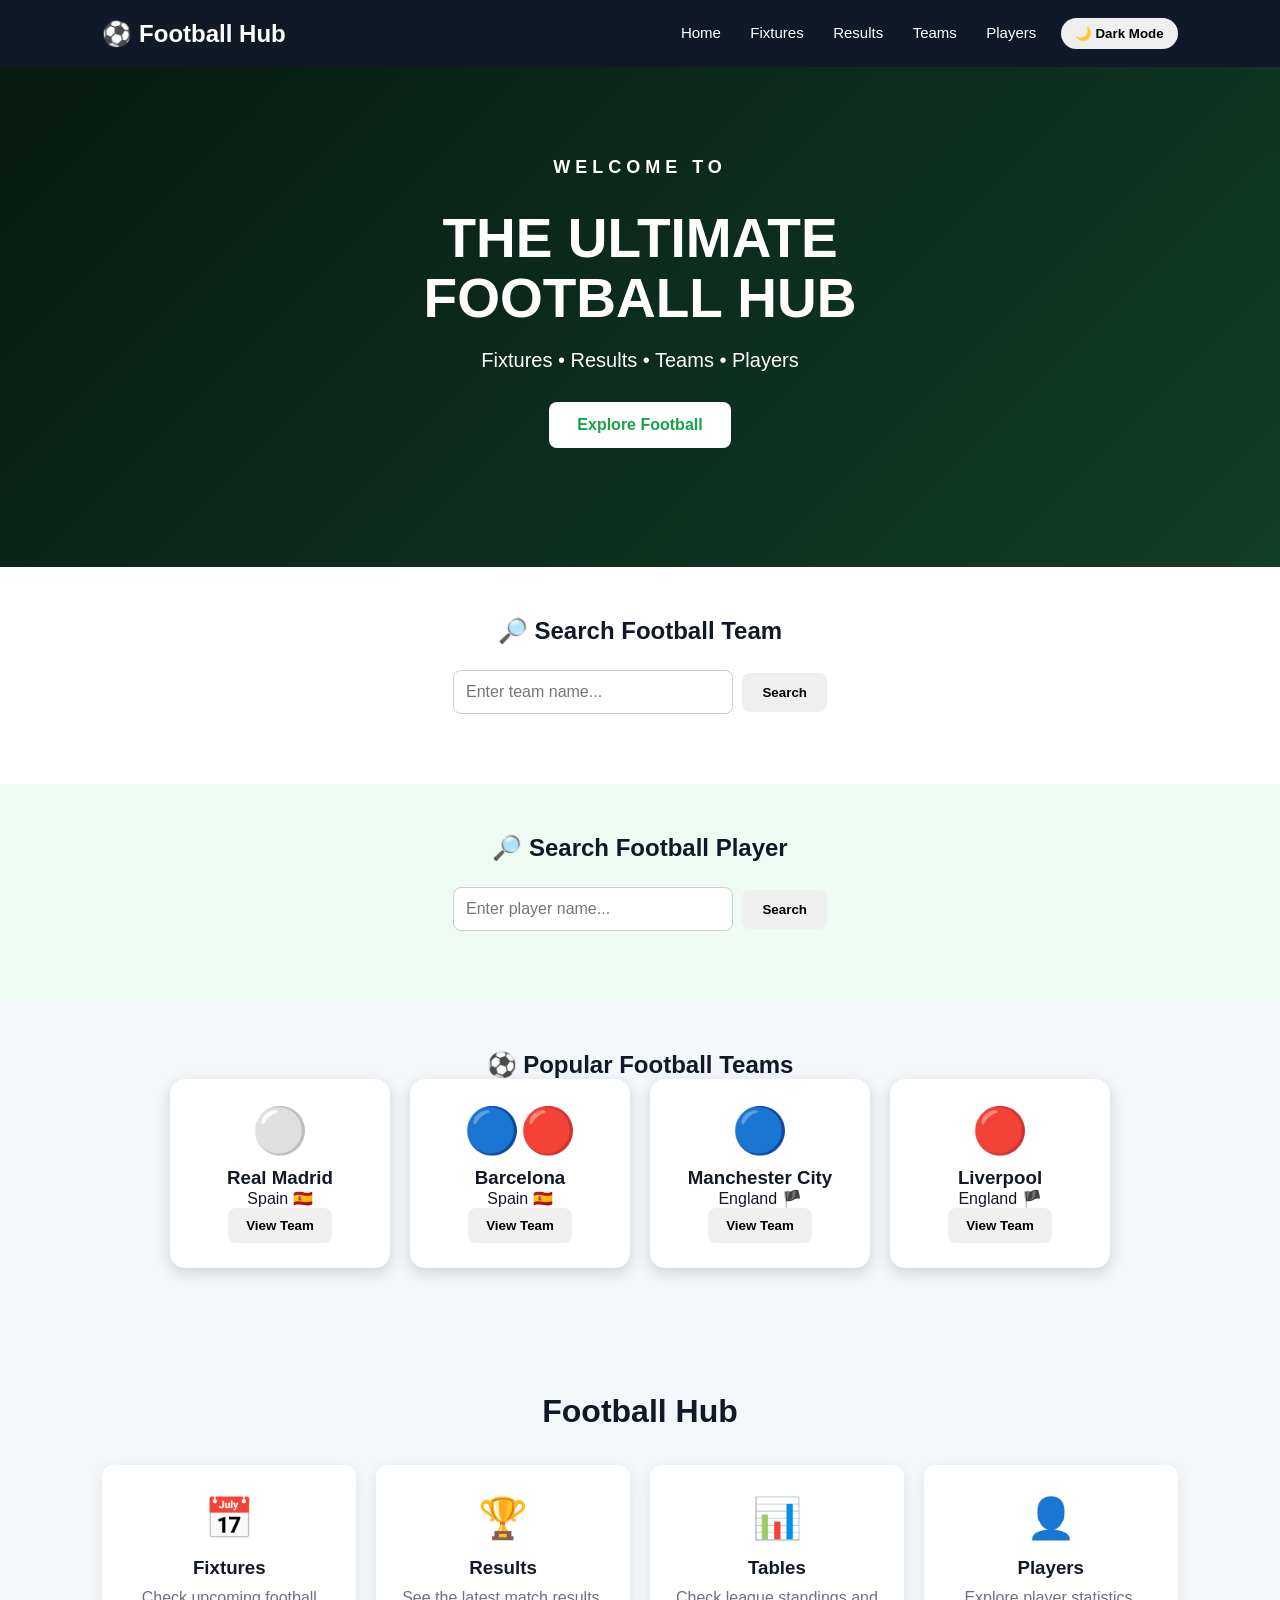
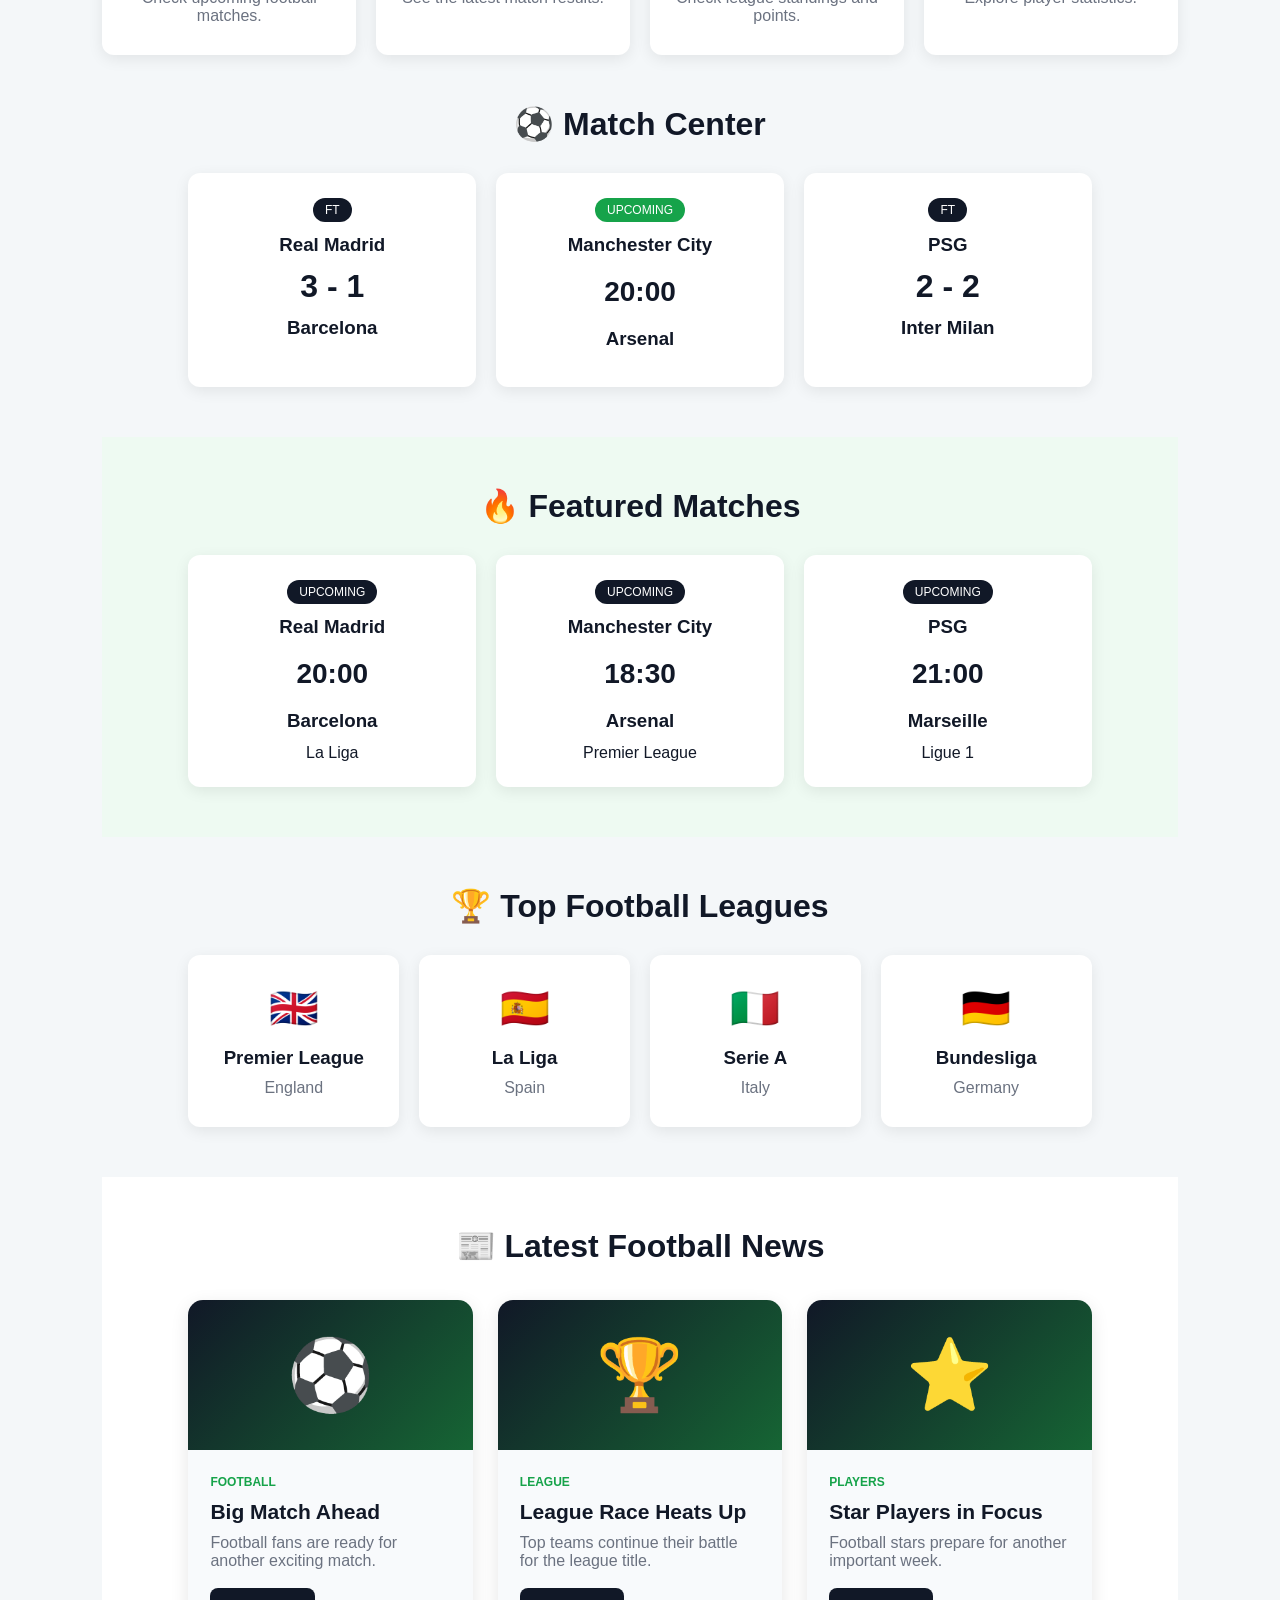
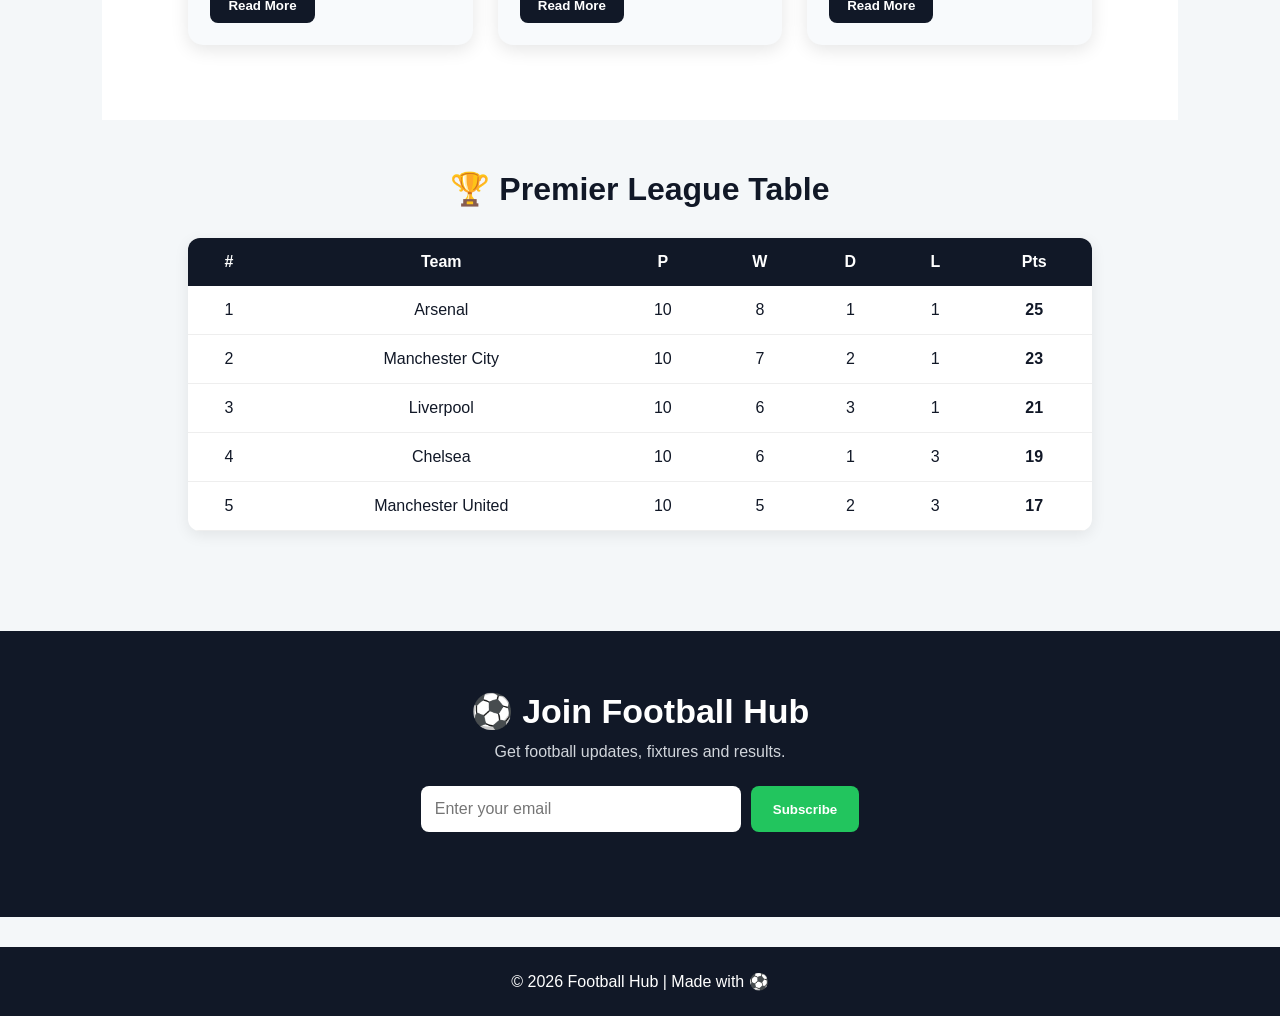
<file: index.html>
<!DOCTYPE html>
<html lang="en">
<head>
    <meta charset="UTF-8">
    <meta name="viewport" content="width=device-width, initial-scale=1.0">
    <meta name="google-site-verification" content="2B4crYSKDMLI9tfUAXaSizQEaNSbw65Pkh7-WH8ZGKc" />
   <title>Football Hub - Football Fixtures, Results, Teams & Players</title>
<meta name="description" content="Football Hub for football fixtures, match results, teams, players and football updates.">

    <link rel="stylesheet" href="style.css">
</head>

<body>

    <!-- Navigation -->
    <header>
        <div class="logo">⚽ Football Hub</div>
<nav>
    <a href="index.html">Home</a>
    <a href="fixtures.html">Fixtures</a>
    <a href="results.html">Results</a>
    <a href="teams.html">Teams</a>
    <a href="players.html" class="nav-button">Players</a>
    <button id="themeButton" onclick="toggleTheme()">🌙 Dark Mode</button>
</nav>
    </header>


    <!-- Hero Section -->
    <section class="hero">

    <div class="hero-content">
        <p class="hero-small">WELCOME TO</p>

        <h2>THE ULTIMATE<br>FOOTBALL HUB</h2>

        <p>
            Fixtures • Results • Teams • Players
        </p>

        <button onclick="showMessage()">Explore Football</button>

        <p id="message"></p>
    </div>

</section>

<section class="team-search">
    <h2>🔎 Search Football Team</h2>

    <input type="text" id="teamInput" placeholder="Enter team name...">

    <button onclick="searchTeam()">Search</button>

    <p id="teamResult"></p>
</section>
<!-- Player Search -->
<section class="player-search">

    <h2>🔎 Search Football Player</h2>

    <input
        type="text"
        id="playerInput"
        placeholder="Enter player name..."
    >

    <button onclick="searchPlayer()">Search</button>

    <p id="playerResult"></p>

</section>
<section class="teams">
    <h2>⚽ Popular Football Teams</h2>

    <div class="team-container">

        <div class="team-card">
            <div class="team-logo">⚪</div>
            <h3>Real Madrid</h3>
            <p>Spain 🇪🇸</p>
            <button onclick="showTeam('Real Madrid')">View Team</button>
        </div>

        <div class="team-card">
            <div class="team-logo">🔵🔴</div>
            <h3>Barcelona</h3>
            <p>Spain 🇪🇸</p>
            <button onclick="showTeam('Barcelona')">View Team</button>
        </div>

        <div class="team-card">
            <div class="team-logo">🔵</div>
            <h3>Manchester City</h3>
            <p>England 🏴</p>
            <button onclick="showTeam('Manchester City')">View Team</button>
        </div>

        <div class="team-card">
            <div class="team-logo">🔴</div>
            <h3>Liverpool</h3>
            <p>England 🏴</p>
            <button onclick="showTeam('Liverpool')">View Team</button>
        </div>

    </div>

    <p id="selectedTeam"></p>
</section>
    <!-- Main Sections -->
    <main>

        <h2>Football Hub</h2>

        <div class="cards">

            <div class="card">
                <div class="icon">📅</div>
                <h3>Fixtures</h3>
                <p>Check upcoming football matches.</p>
            </div>

            <div class="card">
                <div class="icon">🏆</div>
                <h3>Results</h3>
                <p>See the latest match results.</p>
            </div>

            <div class="card">
                <div class="icon">📊</div>
                <h3>Tables</h3>
                <p>Check league standings and points.</p>
            </div>

            <div class="card">
                <div class="icon">👤</div>
                <h3>Players</h3>
                <p>Explore player statistics.</p>
            </div>

        </div>
<!-- Match Center -->

<section class="match-center">

    <h2>⚽ Match Center</h2>

    <div class="matches">

        <div class="match-card">
            <span class="status">FT</span>

            <h3>Real Madrid</h3>
            <div class="score">3 - 1</div>
            <h3>Barcelona</h3>
        </div>


        <div class="match-card">
            <span class="status upcoming">UPCOMING</span>

            <h3>Manchester City</h3>
            <div class="time">20:00</div>
            <h3>Arsenal</h3>
        </div>


        <div class="match-card">
            <span class="status">FT</span>

            <h3>PSG</h3>
            <div class="score">2 - 2</div>
            <h3>Inter Milan</h3>
        </div>

    </div>

</section>

<!-- Featured Matches -->
<section class="featured">
    <h2>🔥 Featured Matches</h2>

    <div class="matches">

        <div class="match-card">
            <span class="status">UPCOMING</span>
            <h3>Real Madrid</h3>
            <div class="time">20:00</div>
            <h3>Barcelona</h3>
            <p>La Liga</p>
        </div>

        <div class="match-card">
            <span class="status">UPCOMING</span>
            <h3>Manchester City</h3>
            <div class="time">18:30</div>
            <h3>Arsenal</h3>
            <p>Premier League</p>
        </div>

        <div class="match-card">
            <span class="status">UPCOMING</span>
            <h3>PSG</h3>
            <div class="time">21:00</div>
            <h3>Marseille</h3>
            <p>Ligue 1</p>
        </div>

    </div>
</section>


<!-- Top Leagues -->
<section class="leagues">
    <h2>🏆 Top Football Leagues</h2>

    <div class="cards">

        <div class="card">
            <div class="icon">🇬🇧</div>
            <h3>Premier League</h3>
            <p>England</p>
        </div>

        <div class="card">
            <div class="icon">🇪🇸</div>
            <h3>La Liga</h3>
            <p>Spain</p>
        </div>

        <div class="card">
            <div class="icon">🇮🇹</div>
            <h3>Serie A</h3>
            <p>Italy</p>
        </div>

        <div class="card">
            <div class="icon">🇩🇪</div>
            <h3>Bundesliga</h3>
            <p>Germany</p>
        </div>

    </div>
</section>
<!-- Latest Football News -->
<section class="news">
    <h2>📰 Latest Football News</h2>

    <div class="news-container">

        <div class="news-card">
            <div class="news-image">⚽</div>
            <div class="news-content">
                <span>FOOTBALL</span>
                <h3>Big Match Ahead</h3>
                <p>Football fans are ready for another exciting match.</p>
                <button onclick="readNews('Big Match Ahead')">Read More</button>
            </div>
        </div>

        <div class="news-card">
            <div class="news-image">🏆</div>
            <div class="news-content">
                <span>LEAGUE</span>
                <h3>League Race Heats Up</h3>
                <p>Top teams continue their battle for the league title.</p>
                <button onclick="readNews('League Race Heats Up')">Read More</button>
            </div>
        </div>

        <div class="news-card">
            <div class="news-image">⭐</div>
            <div class="news-content">
                <span>PLAYERS</span>
                <h3>Star Players in Focus</h3>
                <p>Football stars prepare for another important week.</p>
                <button onclick="readNews('Star Players in Focus')">Read More</button>
            </div>
        </div>

    </div>

    <p id="newsMessage"></p>
</section>

<!-- League Table -->

<section class="league-table">

    <h2>🏆 Premier League Table</h2>

    <table>

        <thead>
            <tr>
                <th>#</th>
                <th>Team</th>
                <th>P</th>
                <th>W</th>
                <th>D</th>
                <th>L</th>
                <th>Pts</th>
            </tr>
        </thead>

        <tbody>

            <tr>
                <td>1</td>
                <td>Arsenal</td>
                <td>10</td>
                <td>8</td>
                <td>1</td>
                <td>1</td>
                <td><b>25</b></td>
            </tr>

            <tr>
                <td>2</td>
                <td>Manchester City</td>
                <td>10</td>
                <td>7</td>
                <td>2</td>
                <td>1</td>
                <td><b>23</b></td>
            </tr>

            <tr>
                <td>3</td>
                <td>Liverpool</td>
                <td>10</td>
                <td>6</td>
                <td>3</td>
                <td>1</td>
                <td><b>21</b></td>
            </tr>

            <tr>
                <td>4</td>
                <td>Chelsea</td>
                <td>10</td>
                <td>6</td>
                <td>1</td>
                <td>3</td>
                <td><b>19</b></td>
            </tr>

            <tr>
                <td>5</td>
                <td>Manchester United</td>
                <td>10</td>
                <td>5</td>
                <td>2</td>
                <td>3</td>
                <td><b>17</b></td>
            </tr>

        </tbody>

    </table>

</section>
    </main>

<!-- Fan Updates -->
<section class="fan-updates">

    <div class="fan-box">

        <h2>⚽ Join Football Hub</h2>

        <p>
            Get football updates, fixtures and results.
        </p>

        <div class="subscribe-box">
            <input
                type="email"
                id="emailInput"
                placeholder="Enter your email"
            >

            <button onclick="subscribeFan()">
                Subscribe
            </button>
        </div>

        <p id="subscribeMessage"></p>

    </div>

</section>
    <!-- Footer -->
    <footer>

        <p>© 2026 Football Hub | Made with ⚽</p>

    </footer>
<script src="script.js"></script>
</body>
</html>
</file>
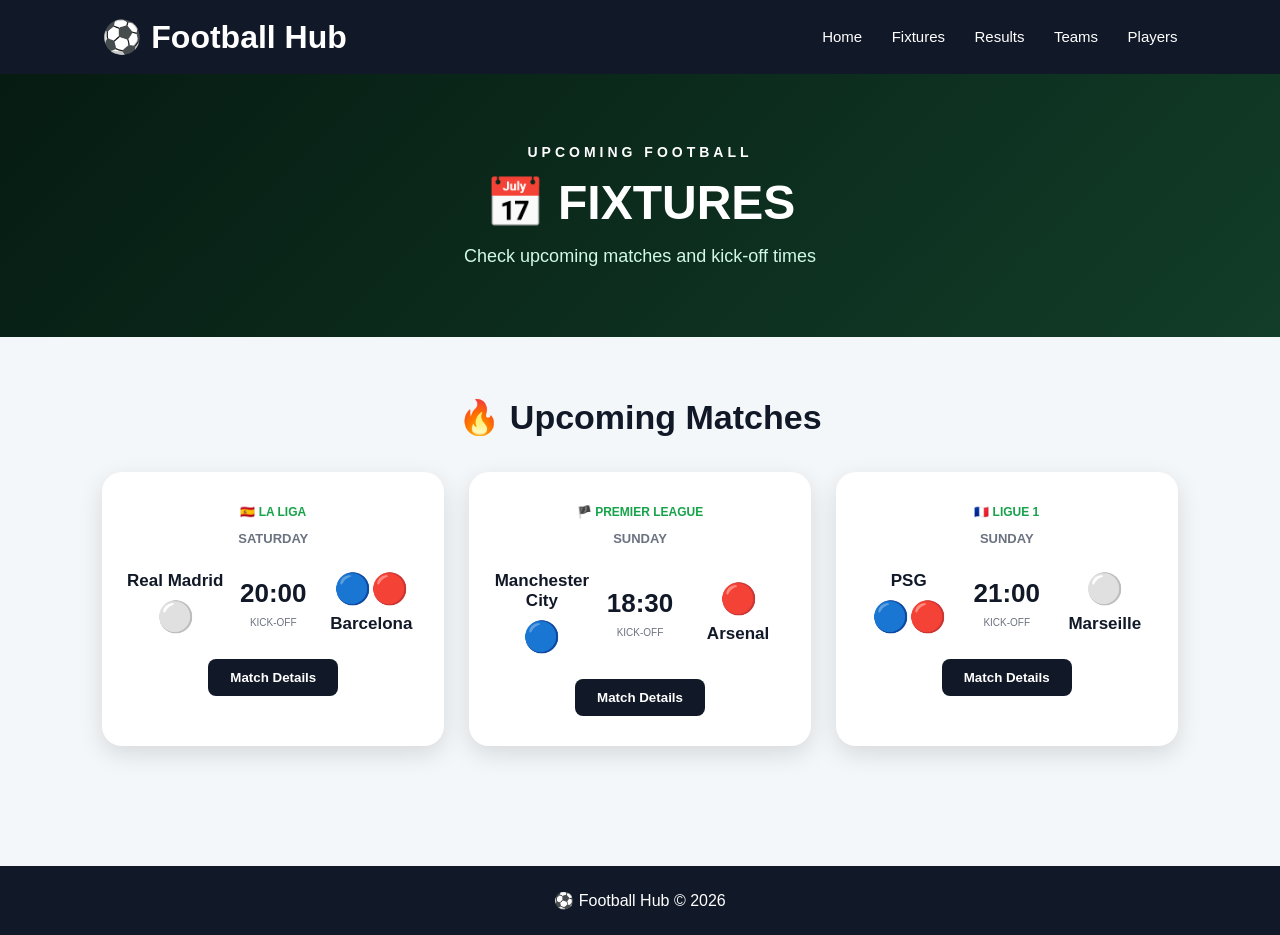
<file: fixtures.html>
<!DOCTYPE html>
<html lang="en">
<head>
    <meta charset="UTF-8">
    <meta name="viewport" content="width=device-width, initial-scale=1.0">
    <title>Football Hub - Fixtures</title>
    <link rel="stylesheet" href="style.css">
</head>

<body>

<header>
    <h1>⚽ Football Hub</h1>

    <nav>
        <a href="index.html">Home</a>
        <a href="fixtures.html">Fixtures</a>
        <a href="results.html">Results</a>
        <a href="teams.html">Teams</a>
        <a href="players.html">Players</a>
    </nav>
</header>


<section class="fixtures-page">

    <div class="fixtures-hero">
        <p>UPCOMING FOOTBALL</p>
        <h2>📅 FIXTURES</h2>
        <span>Check upcoming matches and kick-off times</span>
    </div>


    <section class="fixture-list">

        <h2>🔥 Upcoming Matches</h2>

        <div class="professional-fixture-container">


            <!-- Real Madrid vs Barcelona -->
            <div class="professional-fixture-card">

                <span class="fixture-league">🇪🇸 LA LIGA</span>

                <p class="fixture-date">SATURDAY</p>

                <div class="fixture-teams">
                    <div>
                        <strong>Real Madrid</strong>
                        <span>⚪</span>
                    </div>

                    <div class="fixture-time">
                        <b>20:00</b>
                        <small>KICK-OFF</small>
                    </div>

                    <div>
                        <span>🔵🔴</span>
                        <strong>Barcelona</strong>
                    </div>
                </div>

                <button onclick="showFixture('Real Madrid vs Barcelona')">
                    Match Details
                </button>

            </div>


            <!-- Manchester City vs Arsenal -->
            <div class="professional-fixture-card">

                <span class="fixture-league">🏴 PREMIER LEAGUE</span>

                <p class="fixture-date">SUNDAY</p>

                <div class="fixture-teams">
                    <div>
                        <strong>Manchester City</strong>
                        <span>🔵</span>
                    </div>

                    <div class="fixture-time">
                        <b>18:30</b>
                        <small>KICK-OFF</small>
                    </div>

                    <div>
                        <span>🔴</span>
                        <strong>Arsenal</strong>
                    </div>
                </div>

                <button onclick="showFixture('Manchester City vs Arsenal')">
                    Match Details
                </button>

            </div>


            <!-- PSG vs Marseille -->
            <div class="professional-fixture-card">

                <span class="fixture-league">🇫🇷 LIGUE 1</span>

                <p class="fixture-date">SUNDAY</p>

                <div class="fixture-teams">
                    <div>
                        <strong>PSG</strong>
                        <span>🔵🔴</span>
                    </div>

                    <div class="fixture-time">
                        <b>21:00</b>
                        <small>KICK-OFF</small>
                    </div>

                    <div>
                        <span>⚪</span>
                        <strong>Marseille</strong>
                    </div>
                </div>

                <button onclick="showFixture('PSG vs Marseille')">
                    Match Details
                </button>

            </div>

        </div>

        <p id="fixtureMessage"></p>

    </section>

</section>


<footer>
    <p>⚽ Football Hub © 2026</p>
</footer>


<script src="script.js"></script>

</body>
</html>
</file>
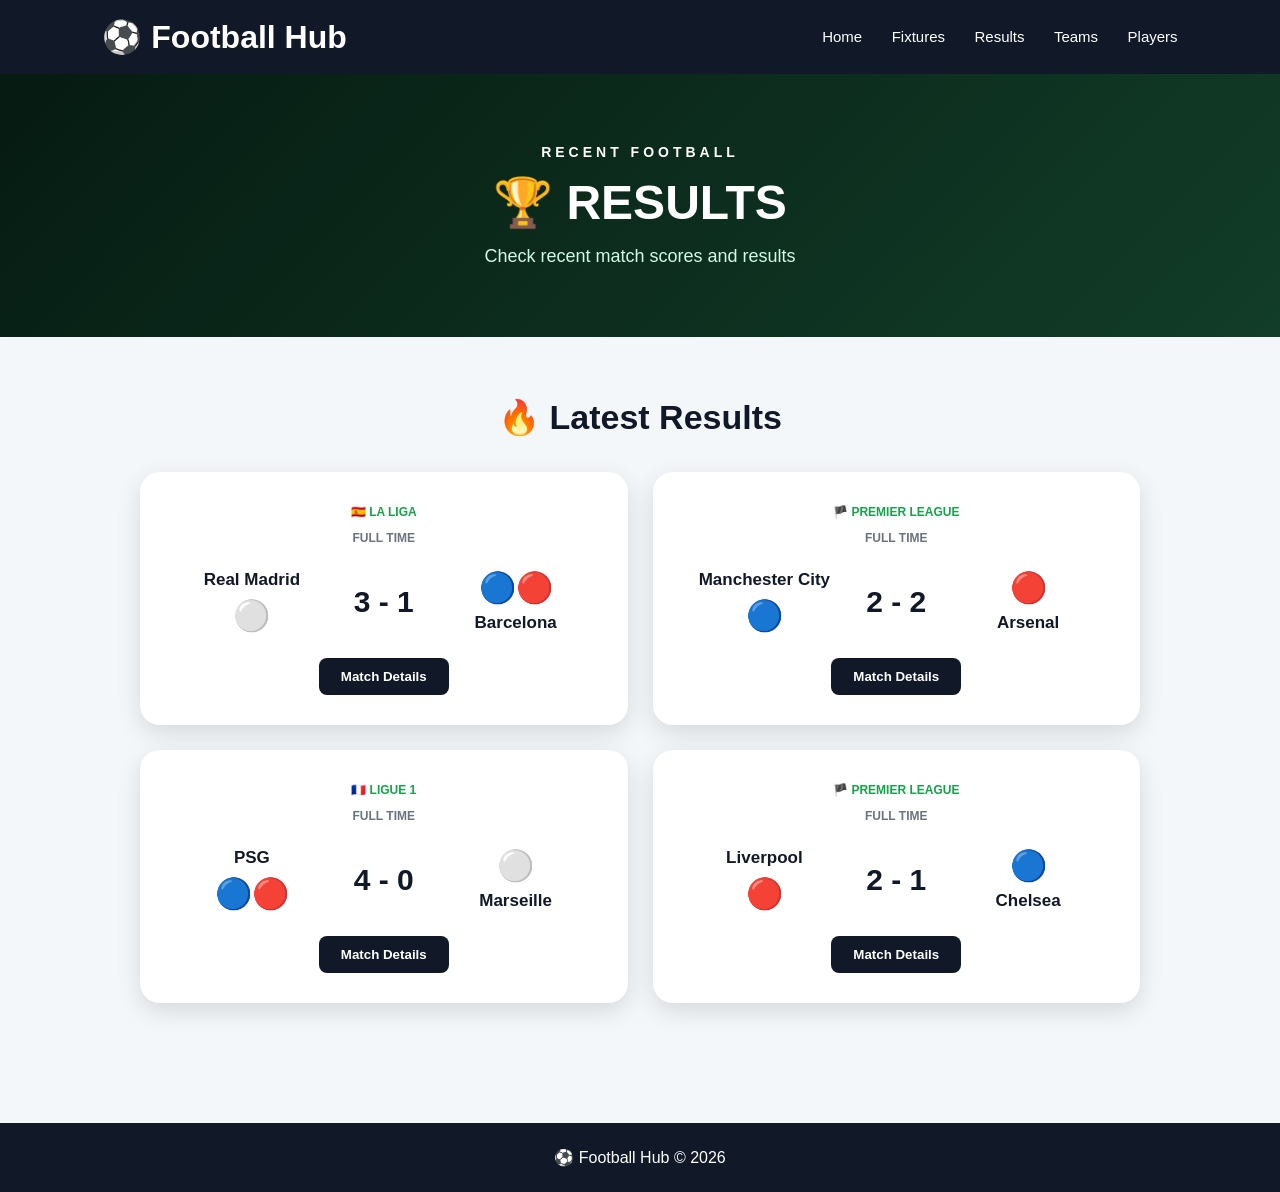
<file: results.html>
<!DOCTYPE html>
<html lang="en">
<head>
    <meta charset="UTF-8">
    <meta name="viewport" content="width=device-width, initial-scale=1.0">
    <title>Football Hub - Results</title>
    <link rel="stylesheet" href="style.css">
</head>

<body>

<header>
    <h1>⚽ Football Hub</h1>

    <nav>
        <a href="index.html">Home</a>
        <a href="fixtures.html">Fixtures</a>
        <a href="results.html">Results</a>
        <a href="teams.html">Teams</a>
        <a href="players.html">Players</a>
    </nav>
</header>


<section class="results-page">

    <div class="results-hero">
        <p>RECENT FOOTBALL</p>
        <h2>🏆 RESULTS</h2>
        <span>Check recent match scores and results</span>
    </div>


    <section class="result-list">

        <h2>🔥 Latest Results</h2>

        <div class="professional-result-container">


            <!-- Real Madrid vs Barcelona -->
            <div class="professional-result-card">

                <span class="result-league">🇪🇸 LA LIGA</span>

                <p class="result-status">FULL TIME</p>

                <div class="result-teams">

                    <div>
                        <strong>Real Madrid</strong>
                        <span>⚪</span>
                    </div>

                    <div class="result-score">
                        <b>3 - 1</b>
                    </div>

                    <div>
                        <span>🔵🔴</span>
                        <strong>Barcelona</strong>
                    </div>

                </div>

                <button onclick="showResult('Real Madrid 3 - 1 Barcelona')">
                    Match Details
                </button>

            </div>


            <!-- Manchester City vs Arsenal -->
            <div class="professional-result-card">

                <span class="result-league">🏴 PREMIER LEAGUE</span>

                <p class="result-status">FULL TIME</p>

                <div class="result-teams">

                    <div>
                        <strong>Manchester City</strong>
                        <span>🔵</span>
                    </div>

                    <div class="result-score">
                        <b>2 - 2</b>
                    </div>

                    <div>
                        <span>🔴</span>
                        <strong>Arsenal</strong>
                    </div>

                </div>

                <button onclick="showResult('Manchester City 2 - 2 Arsenal')">
                    Match Details
                </button>

            </div>


            <!-- PSG vs Marseille -->
            <div class="professional-result-card">

                <span class="result-league">🇫🇷 LIGUE 1</span>

                <p class="result-status">FULL TIME</p>

                <div class="result-teams">

                    <div>
                        <strong>PSG</strong>
                        <span>🔵🔴</span>
                    </div>

                    <div class="result-score">
                        <b>4 - 0</b>
                    </div>

                    <div>
                        <span>⚪</span>
                        <strong>Marseille</strong>
                    </div>

                </div>

                <button onclick="showResult('PSG 4 - 0 Marseille')">
                    Match Details
                </button>

            </div>


            <!-- Liverpool vs Chelsea -->
            <div class="professional-result-card">

                <span class="result-league">🏴 PREMIER LEAGUE</span>

                <p class="result-status">FULL TIME</p>

                <div class="result-teams">

                    <div>
                        <strong>Liverpool</strong>
                        <span>🔴</span>
                    </div>

                    <div class="result-score">
                        <b>2 - 1</b>
                    </div>

                    <div>
                        <span>🔵</span>
                        <strong>Chelsea</strong>
                    </div>

                </div>

                <button onclick="showResult('Liverpool 2 - 1 Chelsea')">
                    Match Details
                </button>

            </div>

        </div>

        <p id="resultMessage"></p>

    </section>

</section>


<footer>
    <p>⚽ Football Hub © 2026</p>
</footer>


<script src="script.js"></script>

</body>
</html>
</file>
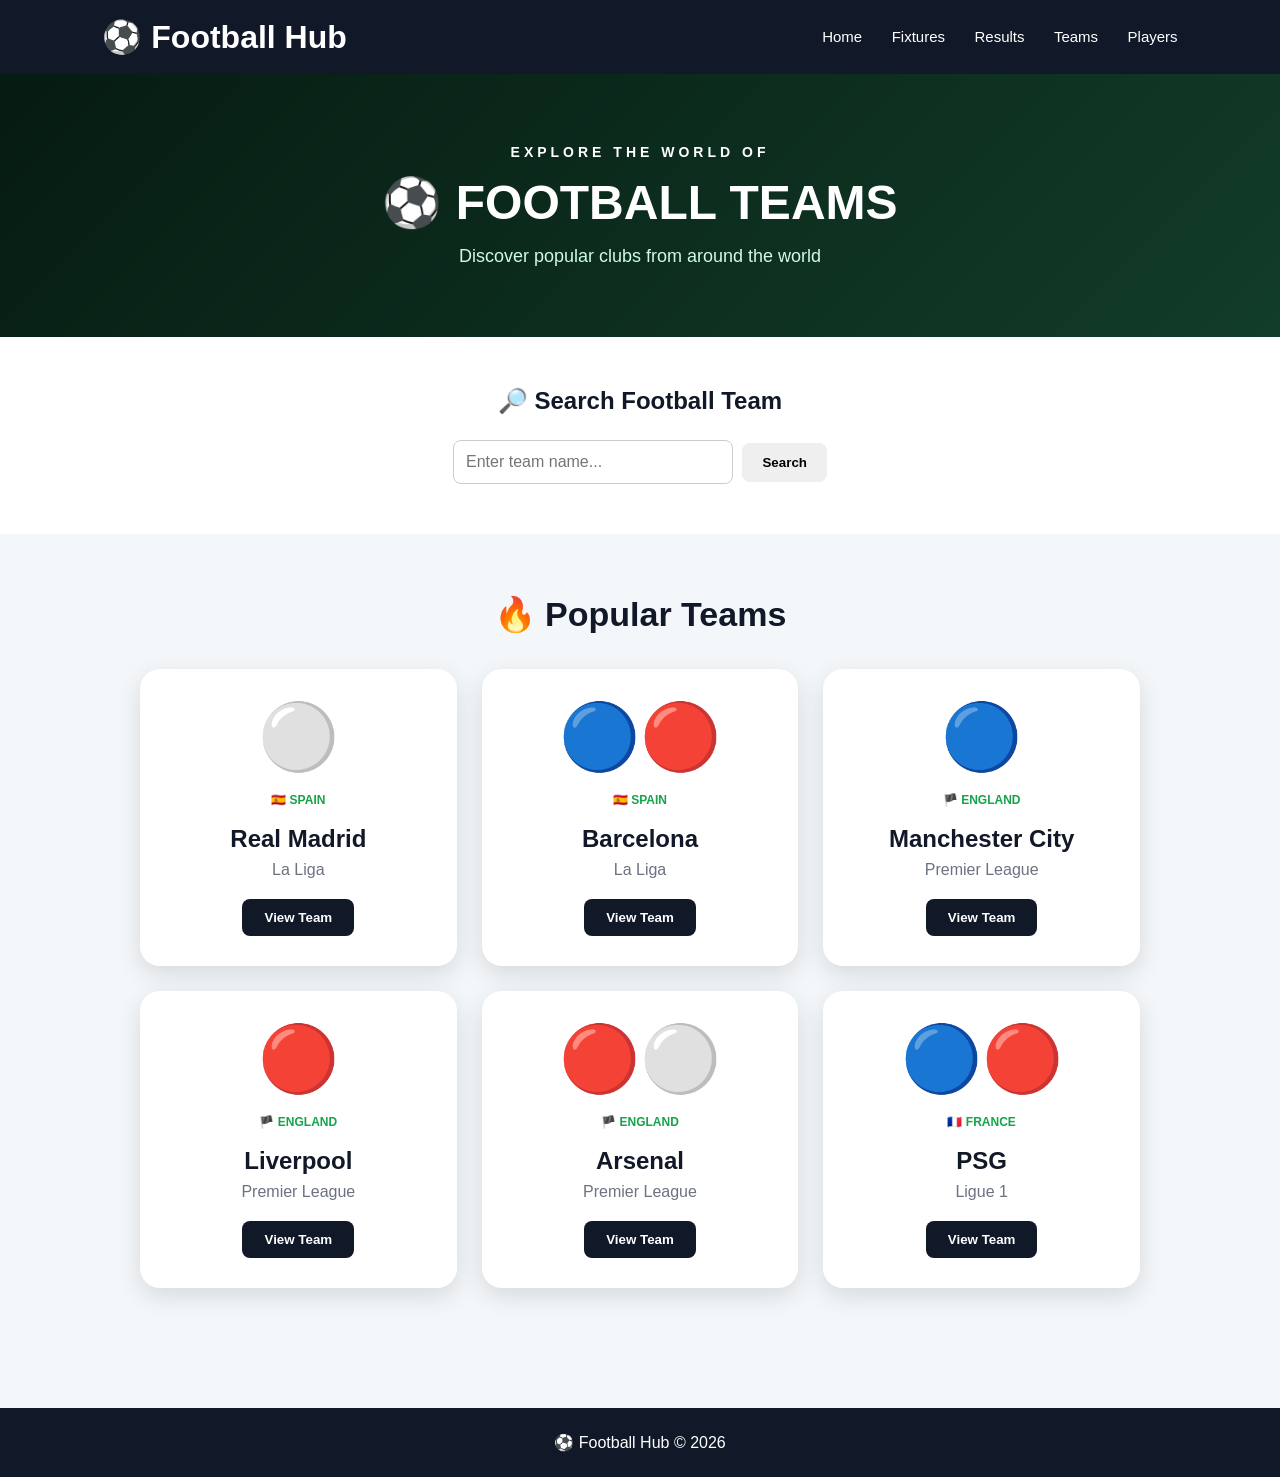
<file: teams.html>
<!DOCTYPE html>
<html lang="en">
<head>
    <meta charset="UTF-8">
    <meta name="viewport" content="width=device-width, initial-scale=1.0">
    <title>Football Hub - Teams</title>
    <link rel="stylesheet" href="style.css">
</head>

<body>

<header>
    <h1>⚽ Football Hub</h1>

    <nav>
        <a href="index.html">Home</a>
        <a href="fixtures.html">Fixtures</a>
        <a href="results.html">Results</a>
        <a href="teams.html">Teams</a>
        <a href="players.html">Players</a>
    </nav>
</header>


<section class="teams-page">

    <div class="teams-hero">
        <p>EXPLORE THE WORLD OF</p>
        <h2>⚽ FOOTBALL TEAMS</h2>
        <span>Discover popular clubs from around the world</span>
    </div>


    <div class="team-search">

        <h2>🔎 Search Football Team</h2>

        <input
            type="text"
            id="teamPageInput"
            placeholder="Enter team name..."
        >

        <button onclick="searchTeamPage()">Search</button>

        <p id="teamPageResult"></p>

    </div>


    <section class="popular-teams">

        <h2>🔥 Popular Teams</h2>

        <div class="professional-team-container">


            <!-- Real Madrid -->
            <div class="professional-team-card">

                <div class="big-team-logo">⚪</div>

                <span class="team-country">🇪🇸 SPAIN</span>

                <h3>Real Madrid</h3>

                <p>La Liga</p>

                <button onclick="showTeamPage('Real Madrid')">
                    View Team
                </button>

            </div>


            <!-- Barcelona -->
            <div class="professional-team-card">

                <div class="big-team-logo">🔵🔴</div>

                <span class="team-country">🇪🇸 SPAIN</span>

                <h3>Barcelona</h3>

                <p>La Liga</p>

                <button onclick="showTeamPage('Barcelona')">
                    View Team
                </button>

            </div>


            <!-- Manchester City -->
            <div class="professional-team-card">

                <div class="big-team-logo">🔵</div>

                <span class="team-country">🏴 ENGLAND</span>

                <h3>Manchester City</h3>

                <p>Premier League</p>

                <button onclick="showTeamPage('Manchester City')">
                    View Team
                </button>

            </div>


            <!-- Liverpool -->
            <div class="professional-team-card">

                <div class="big-team-logo">🔴</div>

                <span class="team-country">🏴 ENGLAND</span>

                <h3>Liverpool</h3>

                <p>Premier League</p>

                <button onclick="showTeamPage('Liverpool')">
                    View Team
                </button>

            </div>


            <!-- Arsenal -->
            <div class="professional-team-card">

                <div class="big-team-logo">🔴⚪</div>

                <span class="team-country">🏴 ENGLAND</span>

                <h3>Arsenal</h3>

                <p>Premier League</p>

                <button onclick="showTeamPage('Arsenal')">
                    View Team
                </button>

            </div>


            <!-- PSG -->
            <div class="professional-team-card">

                <div class="big-team-logo">🔵🔴</div>

                <span class="team-country">🇫🇷 FRANCE</span>

                <h3>PSG</h3>

                <p>Ligue 1</p>

                <button onclick="showTeamPage('PSG')">
                    View Team
                </button>

            </div>

        </div>

        <p id="selectedTeamPage"></p>

    </section>

</section>


<footer>
    <p>⚽ Football Hub © 2026</p>
</footer>


<script src="script.js"></script>

</body>
</html>
</file>
<file: style.css>
* {
    margin: 0;
    padding: 0;
    box-sizing: border-box;
}

body {
    font-family: Arial, sans-serif;
    background: #f4f7f9;
    color: #111827;
}

/* Navigation */

header {
    background: #111827;
    color: white;
    padding: 18px 8%;
    display: flex;
    justify-content: space-between;
    align-items: center;
}

.logo {
    font-size: 24px;
    font-weight: bold;
}

nav a {
    color: white;
    text-decoration: none;
    margin-left: 25px;
    font-size: 15px;
}

nav a:hover {
    color: #22c55e;
}


/* Hero */

.hero {

    min-height: 500px;
    display: flex;
    align-items: center;
    justify-content: center;
    text-align: center;
    padding: 40px 20px;
    background: linear-gradient(135deg, #061b12, #123d28);
    color: white;
}

.hero-content {
    max-width: 800px;
}

.hero-small {
    font-size: 18px;
    letter-spacing: 5px;
    font-weight: bold;
}

.hero h2 {
    font-size: 55px;
    line-height: 1.1;
    margin: 20px 0;
}

.hero-content > p:not(.hero-small):not(#message) {
    font-size: 20px;
    margin-bottom: 30px;
}

.hero button {
    padding: 14px 30px;
    border: none;
    border-radius: 30px;
    font-size: 17px;
    font-weight: bold;
    cursor: pointer;
    transition: 0.3s;
}

.hero button:hover {
    transform: scale(1.08);
}

#message {
    margin-top: 20px;
    font-weight: bold;
}

.hero h1 {
    font-size: 48px;
    margin-bottom: 15px;
}

.hero p {
    font-size: 18px;
    margin-bottom: 30px;
}

.hero button {
    padding: 14px 28px;
    border: none;
    border-radius: 8px;
    background: white;
    color: #16a34a;
    font-size: 16px;
    font-weight: bold;
    cursor: pointer;
}

.hero button:hover {
    transform: scale(1.05);
}


/* Main */

main {
    padding: 50px 8%;
}

main h2 {
    text-align: center;
    margin-bottom: 35px;
    font-size: 32px;
}

.cards {
    display: grid;
    grid-template-columns: repeat(4, 1fr);
    gap: 20px;
}

.card {
    background: white;
    padding: 30px 20px;
    text-align: center;
    border-radius: 12px;
    box-shadow: 0 4px 15px rgba(0,0,0,0.08);
}

.icon {
    font-size: 40px;
    margin-bottom: 15px;
}

.card h3 {
    margin-bottom: 10px;
}

.card p {
    color: #6b7280;
}


/* Footer */

footer {
    text-align: center;
    background: #111827;
    color: white;
    padding: 25px;
    margin-top: 30px;
}


/* Mobile */

@media (max-width: 800px) {

    header {
        flex-direction: column;
        gap: 15px;
    }

    nav a {
        margin: 0 7px;
    }

    .hero h1 {
        font-size: 32px;
    }

    .cards {
        grid-template-columns: 1fr 1fr;
    }
}
/* Match Center */

.match-center {
    padding: 50px 8%;
}

.match-center h2 {
    text-align: center;
    margin-bottom: 30px;
    font-size: 32px;
}

.matches {
    display: grid;
    grid-template-columns: repeat(3, 1fr);
    gap: 20px;
}

.match-card {
    background: white;
    padding: 25px;
    text-align: center;
    border-radius: 12px;
    box-shadow: 0 4px 15px rgba(0,0,0,0.08);
}

.match-card h3 {
    margin: 12px;
}

.score {
    font-size: 32px;
    font-weight: bold;
}

.time {
    font-size: 28px;
    font-weight: bold;
    margin: 20px;
}

.status {
    display: inline-block;
    background: #111827;
    color: white;
    padding: 5px 12px;
    border-radius: 20px;
    font-size: 12px;
}

.upcoming {
    background: #16a34a;
}


/* Mobile Match Cards */

@media (max-width: 800px) {

    .matches {
        grid-template-columns: 1fr;
    }

}
/* League Table */

.league-table {
    padding: 50px 8%;
}

.league-table h2 {
    text-align: center;
    margin-bottom: 30px;
}

table {
    width: 100%;
    border-collapse: collapse;
    background: white;
    border-radius: 12px;
    overflow: hidden;
    box-shadow: 0 4px 15px rgba(0,0,0,0.08);
}

th {
    background: #111827;
    color: white;
    padding: 15px;
}

td {
    padding: 15px;
    text-align: center;
    border-bottom: 1px solid #eeeeee;
}

tr:hover {
    background: #f0fdf4;
}
.teams {
    text-align: center;
    padding: 50px 20px;
}

.team-container {
    display: flex;
    justify-content: center;
    gap: 20px;
    flex-wrap: wrap;
}

.team-card {
    width: 220px;
    padding: 25px;
    border-radius: 15px;
    background: white;
    box-shadow: 0 5px 15px rgba(0,0,0,0.15);
    transition: 0.3s;
}

.team-card:hover {
    transform: translateY(-8px);
}

.team-logo {
    font-size: 45px;
    margin-bottom: 10px;
}

.team-card button {
    padding: 10px 18px;
    border: none;
    border-radius: 8px;
    cursor: pointer;
    font-weight: bold;
}

#selectedTeam {
    margin-top: 25px;
    font-size: 20px;
    font-weight: bold;
}
.players {
    text-align: center;
    padding: 50px 20px;
}

.player-container {
    display: flex;
    justify-content: center;
    gap: 20px;
    flex-wrap: wrap;
}

.player-card {
    width: 240px;
    padding: 0 0 20px 0;
    border-radius: 18px;
    overflow: hidden;
    background: white;
    box-shadow: 0 8px 25px rgba(0,0,0,0.15);
    transition: 0.3s;
}

.player-card:hover {
    transform: translateY(-10px);
    box-shadow: 0 15px 30px rgba(0,0,0,0.25);
}

.player-image {
    height: 180px;
    display: flex;
    align-items: center;
    justify-content: center;
    font-size: 80px;
    background: linear-gradient(135deg, #111, #333);
}

.player-card h3 {
    margin-top: 18px;
    margin-bottom: 8px;
    font-size: 21px;
}

.player-card p {
    margin: 5px;
}

.player-card button {
    margin-top: 12px;
    padding: 10px 18px;
    border: none;
    border-radius: 8px;
    cursor: pointer;
    font-weight: bold;

}

.player-card:hover {
    transform: translateY(-8px);
}

.player-image {
    font-size: 60px;
    margin-bottom: 10px;
}

.player-card button {
    padding: 10px 18px;
    border: none;
    border-radius: 8px;
    cursor: pointer;
    font-weight: bold;
}

#selectedPlayer {
    margin-top: 25px;
    font-size: 20px;
    font-weight: bold;
}
.fixtures {
    text-align: center;
    padding: 50px 20px;
}

.fixture-container {
    display: flex;
    justify-content: center;
    gap: 25px;
    flex-wrap: wrap;
}

.fixture-card {
    width: 280px;
    padding: 25px;
    background: white;
    border-radius: 18px;
    box-shadow: 0 8px 25px rgba(0,0,0,0.15);
    transition: 0.3s;
}

.fixture-card:hover {
    transform: translateY(-8px);
}

.fixture-card h3 {
    font-size: 20px;
    margin: 20px 0;
}

.fixture-card h4 {
    font-size: 26px;
    margin: 10px;
}

.fixture-card button {
    padding: 10px 18px;
    border: none;
    border-radius: 8px;
    cursor: pointer;
    font-weight: bold;
}
.results {
    text-align: center;
    padding: 50px 20px;
}

.result-container {
    display: flex;
    justify-content: center;
    gap: 25px;
    flex-wrap: wrap;
}

.result-card {
    width: 250px;
    padding: 25px;
    background: white;
    border-radius: 18px;
    box-shadow: 0 8px 25px rgba(0,0,0,0.15);
    transition: 0.3s;
}

.result-card:hover {
    transform: translateY(-8px);
}

.result-card h3 {
    margin: 10px;
}

.result-card h2 {
    font-size: 30px;
    margin: 15px;
}

.result-card span {
    display: inline-block;
    margin-top: 10px;
    font-weight: bold;
}
/* Featured Matches */
.featured {
    padding: 50px 8%;
    background: #eefaf2;
}

.featured h2,
.leagues h2 {
    text-align: center;
    margin-bottom: 30px;
    font-size: 32px;
}

/* Top Leagues */
.leagues {
    padding: 50px 8%;
}
/* News */
.news {
    padding: 50px 8%;
    background: white;
}

.news h2 {
    text-align: center;
    margin-bottom: 35px;
    font-size: 32px;
}

.news-container {
    display: grid;
    grid-template-columns: repeat(3, 1fr);
    gap: 25px;
}

.news-card {
    background: #f8fafc;
    border-radius: 15px;
    overflow: hidden;
    box-shadow: 0 5px 18px rgba(0,0,0,0.10);
    transition: 0.3s;
}

.news-card:hover {
    transform: translateY(-8px);
}

.news-image {
    height: 150px;
    display: flex;
    align-items: center;
    justify-content: center;
    font-size: 70px;
    background: linear-gradient(135deg, #111827, #166534);
}

.news-content {
    padding: 22px;
}

.news-content span {
    font-size: 12px;
    font-weight: bold;
    color: #16a34a;
}

.news-content h3 {
    margin: 10px 0;
    font-size: 21px;
}

.news-content p {
    color: #6b7280;
    margin-bottom: 18px;
}

.news-content button {
    padding: 10px 18px;
    border: none;
    border-radius: 8px;
    background: #111827;
    color: white;
    cursor: pointer;
    font-weight: bold;
}

.news-content button:hover {
    background: #16a34a;
}

#newsMessage {
    text-align: center;
    margin-top: 25px;
    font-weight: bold;
}

/* News Mobile */
@media (max-width: 800px) {
    .news-container {
        grid-template-columns: 1fr;
    }
}
/* Fan Updates */
.fan-updates {
    padding: 60px 20px;
    background: #111827;
}

.fan-box {
    max-width: 700px;
    margin: auto;
    text-align: center;
    color: white;
}

.fan-box h2 {
    font-size: 34px;
    margin-bottom: 12px;
}

.fan-box p {
    margin-bottom: 25px;
    color: #d1d5db;
}

.subscribe-box {
    display: flex;
    justify-content: center;
    gap: 10px;
}

.subscribe-box input {
    width: 320px;
    padding: 14px;
    border: none;
    border-radius: 8px;
    font-size: 16px;
}

.subscribe-box button {
    padding: 14px 22px;
    border: none;
    border-radius: 8px;
    background: #22c55e;
    color: white;
    font-weight: bold;
    cursor: pointer;
}

.subscribe-box button:hover {
    background: #16a34a;
}

#subscribeMessage {
    margin-top: 20px;
    font-weight: bold;
}
/* Dark Mode */
body.dark-mode {
    background: #0f172a;
    color: white;
}

body.dark-mode .card,
body.dark-mode .team-card,
body.dark-mode .match-card,
body.dark-mode .player-card,
body.dark-mode .fixture-card,
body.dark-mode .result-card,
body.dark-mode .news-card,
body.dark-mode table {
    background: #1e293b;
    color: white;
}

body.dark-mode .card p,
body.dark-mode .player-card p,
body.dark-mode .news-content p {
    color: #cbd5e1;
}

body.dark-mode .news {
    background: #0f172a;
}

body.dark-mode .featured {
    background: #10251a;
}

body.dark-mode .fan-updates {
    background: #020617;
}

#themeButton {
    margin-left: 20px;
    padding: 8px 14px;
    border: none;
    border-radius: 20px;
    cursor: pointer;
    font-weight: bold;
}
/* Player Search */
.player-search {
    text-align: center;
    padding: 50px 20px;
    background: #eefaf2;
}

.player-search h2 {
    margin-bottom: 25px;
}

.player-search input {
    padding: 12px;
    width: 280px;
    border-radius: 8px;
    border: 1px solid #ccc;
    font-size: 16px;
}

.player-search button {
    padding: 12px 20px;
    margin-left: 5px;
    border: none;
    border-radius: 8px;
    cursor: pointer;
    font-weight: bold;
}

#playerResult {
    margin-top: 20px;
    font-size: 18px;
    font-weight: bold;
}
/* Team Search */

.team-search {
    width: 100%;
    text-align: center;
    padding: 50px 20px;
    background: white;
}

.team-search h2 {
    text-align: center;
    margin-bottom: 25px;
}

.team-search input {
    padding: 12px;
    width: 280px;
    border-radius: 8px;
    border: 1px solid #ccc;
    font-size: 16px;
}

.team-search button {
    padding: 12px 20px;
    margin-left: 5px;
    border: none;
    border-radius: 8px;
    cursor: pointer;
    font-weight: bold;
}

#teamResult {
    margin-top: 20px;
    font-size: 18px;
    font-weight: bold;
}

/* Player Search */

.player-search {
    width: 100%;
    text-align: center;
    padding: 50px 20px;
    background: #eefaf2;
}

.player-search h2 {
    text-align: center;
    margin-bottom: 25px;
}

.player-search input {
    padding: 12px;
    width: 280px;
    border-radius: 8px;
    border: 1px solid #ccc;
    font-size: 16px;
}

.player-search button {
    padding: 12px 20px;
    margin-left: 5px;
    border: none;
    border-radius: 8px;
    cursor: pointer;
    font-weight: bold;
}

#playerResult {
    margin-top: 20px;
    font-size: 18px;
    font-weight: bold;
}
/* Player Stats */

.player-stats {
    margin: 15px 0;
    display: flex;
    flex-direction: column;
    gap: 6px;
    font-size: 14px;
    color: #4b5563;
}

.player-stats span {
    padding: 5px;
}
.player-image img {
    width: 100%;
    height: 100%;
    object-fit: cover;
}
/* Navigation Fix */

header {
    position: relative;
    z-index: 1000;
}

nav {
    position: relative;
    z-index: 1001;
}

nav a,
#themeButton {
    position: relative;
    z-index: 1002;
}
.nav-button {
    display: inline-block;
    color: white;
    text-decoration: none;
    margin-left: 25px;
    font-size: 15px;
    cursor: pointer;
}

.nav-button:hover {
    color: #22c55e;
}
/* Player Profile Popup */

.player-popup {
    display: none;
    position: fixed;
    top: 0;
    left: 0;
    width: 100%;
    height: 100%;
    background: rgba(0, 0, 0, 0.75);
    justify-content: center;
    align-items: center;
    z-index: 9999;
}

.player-popup-box {
    width: 350px;
    padding: 35px;
    background: white;
    border-radius: 20px;
    text-align: center;
    position: relative;
    box-shadow: 0 10px 40px rgba(0,0,0,0.3);
}

.player-popup-box h2 {
    margin-bottom: 15px;
    font-size: 28px;
}

.popup-stats {
    margin-top: 20px;
    padding: 15px;
    background: #eefaf2;
    border-radius: 12px;
}

.popup-stats p {
    margin: 10px;
    font-weight: bold;
}

.close-popup {
    position: absolute;
    top: 12px;
    right: 15px;
    border: none;
    background: none;
    font-size: 20px;
    cursor: pointer;
}
/* Popup Player Image */

.popup-player-image {
    width: 140px;
    height: 140px;
    margin: 0 auto 20px;
    border-radius: 50%;
    overflow: hidden;
    background: #111827;
}

.popup-player-image img {
    width: 100%;
    height: 100%;
    object-fit: cover;
}
/* Premium Player Popup */

.player-popup-box {
    width: 380px;
    padding: 30px;
    background: linear-gradient(145deg, #ffffff, #f0fdf4);
    border-radius: 24px;
    text-align: center;
    position: relative;
    box-shadow: 0 20px 60px rgba(0, 0, 0, 0.4);
    animation: popupShow 0.3s ease;
}

.popup-player-image {
    width: 150px;
    height: 150px;
    margin: 0 auto 20px;
    border-radius: 50%;
    overflow: hidden;
    border: 5px solid #22c55e;
    box-shadow: 0 8px 25px rgba(0, 0, 0, 0.25);
}

.popup-player-image img {
    width: 100%;
    height: 100%;
    object-fit: cover;
}

.player-popup-box h2 {
    font-size: 30px;
    margin-bottom: 8px;
}

.player-popup-box > p {
    margin: 6px;
    font-size: 16px;
}

.popup-stats {
    margin-top: 22px;
    padding: 18px;
    background: white;
    border-radius: 15px;
    box-shadow: 0 4px 15px rgba(0, 0, 0, 0.08);
}

.popup-stats p {
    margin: 12px;
    font-weight: bold;
    font-size: 16px;
}

.close-popup {
    position: absolute;
    top: 12px;
    right: 15px;
    width: 35px;
    height: 35px;
    border: none;
    border-radius: 50%;
    background: #111827;
    color: white;
    font-size: 16px;
    cursor: pointer;
}

.close-popup:hover {
    background: #dc2626;
    transform: scale(1.1);
}

@keyframes popupShow {
    from {
        opacity: 0;
        transform: scale(0.8);
    }

    to {
        opacity: 1;
        transform: scale(1);
    }
}
/* Mobile Responsive Upgrade */

@media (max-width: 600px) {

    header {
        padding: 15px 5%;
    }

    nav {
        display: flex;
        flex-wrap: wrap;
        justify-content: center;
        gap: 10px;
    }

    nav a {
        margin-left: 0;
        font-size: 14px;
    }

    #themeButton {
        margin-left: 0;
        margin-top: 5px;
    }

    .hero {
        min-height: 400px;
        padding: 30px 15px;
    }

    .hero h2 {
        font-size: 38px;
    }

    .hero-small {
        font-size: 14px;
        letter-spacing: 3px;
    }

    .cards {
        grid-template-columns: 1fr;
    }

    .matches {
        grid-template-columns: 1fr;
    }

    .news-container {
        grid-template-columns: 1fr;
    }

    .subscribe-box {
        flex-direction: column;
        align-items: center;
    }

    .subscribe-box input {
        width: 100%;
        max-width: 320px;
    }

    .team-search input,
    .player-search input {
        width: 90%;
        max-width: 280px;
    }

    .team-search button,
    .player-search button {
        margin-top: 10px;
        margin-left: 0;
    }

    .player-card {
        width: 90%;
        max-width: 300px;
    }

    .fixture-card,
    .result-card {
        width: 90%;
        max-width: 320px;
    }

    .player-popup-box {
        width: 90%;
        max-width: 350px;
        padding: 25px 20px;
    }

    .popup-player-image {
        width: 125px;
        height: 125px;
    }

    .player-popup-box h2 {
        font-size: 24px;
    }

    .league-table {
        overflow-x: auto;
    }

    table {
        min-width: 600px;
    }
}
/* Professional Teams Page */

.teams-page {
    background: #f4f7f9;
}

.teams-hero {
    text-align: center;
    padding: 70px 20px;
    background: linear-gradient(135deg, #061b12, #123d28);
    color: white;
}

.teams-hero p {
    font-size: 14px;
    letter-spacing: 4px;
    font-weight: bold;
}

.teams-hero h2 {
    font-size: 48px;
    margin: 15px 0;
}

.teams-hero span {
    font-size: 18px;
    color: #d1fae5;
}

.popular-teams {
    padding: 60px 8%;
    text-align: center;
}

.popular-teams > h2 {
    font-size: 34px;
    margin-bottom: 35px;
}

.professional-team-container {
    display: grid;
    grid-template-columns: repeat(3, 1fr);
    gap: 25px;
    max-width: 1000px;
    margin: auto;
}

.professional-team-card {
    background: white;
    padding: 30px 20px;
    border-radius: 20px;
    box-shadow: 0 8px 25px rgba(0,0,0,0.12);
    transition: 0.3s;
}

.professional-team-card:hover {
    transform: translateY(-10px);
    box-shadow: 0 15px 35px rgba(0,0,0,0.20);
}

.big-team-logo {
    font-size: 65px;
    margin-bottom: 15px;
}

.team-country {
    display: inline-block;
    font-size: 12px;
    font-weight: bold;
    color: #16a34a;
    margin-bottom: 10px;
}

.professional-team-card h3 {
    font-size: 24px;
    margin: 8px 0;
}

.professional-team-card p {
    color: #6b7280;
    margin-bottom: 20px;
}

.professional-team-card button {
    padding: 11px 22px;
    border: none;
    border-radius: 8px;
    background: #111827;
    color: white;
    cursor: pointer;
    font-weight: bold;
}

.professional-team-card button:hover {
    background: #16a34a;
    transform: scale(1.05);
}

#selectedTeamPage {
    margin-top: 30px;
    font-size: 20px;
    font-weight: bold;
}

@media (max-width: 800px) {
    .professional-team-container {
        grid-template-columns: 1fr 1fr;
    }

    .teams-hero h2 {
        font-size: 38px;
    }
}

@media (max-width: 500px) {
    .professional-team-container {
        grid-template-columns: 1fr;
    }

    .teams-hero h2 {
        font-size: 32px;
    }
}
/* Professional Fixtures Page */

.fixtures-page {
    background: #f4f7f9;
}

.fixtures-hero {
    text-align: center;
    padding: 70px 20px;
    background: linear-gradient(135deg, #061b12, #123d28);
    color: white;
}

.fixtures-hero p {
    font-size: 14px;
    letter-spacing: 4px;
    font-weight: bold;
}

.fixtures-hero h2 {
    font-size: 48px;
    margin: 15px 0;
}

.fixtures-hero span {
    font-size: 18px;
    color: #d1fae5;
}

.fixture-list {
    padding: 60px 8%;
    text-align: center;
}

.fixture-list > h2 {
    font-size: 34px;
    margin-bottom: 35px;
}

.professional-fixture-container {
    display: grid;
    grid-template-columns: repeat(3, 1fr);
    gap: 25px;
    max-width: 1100px;
    margin: auto;
}

.professional-fixture-card {
    background: white;
    padding: 30px 20px;
    border-radius: 20px;
    box-shadow: 0 8px 25px rgba(0,0,0,0.12);
    transition: 0.3s;
}

.professional-fixture-card:hover {
    transform: translateY(-8px);
    box-shadow: 0 15px 35px rgba(0,0,0,0.20);
}

.fixture-league {
    display: inline-block;
    font-size: 12px;
    font-weight: bold;
    color: #16a34a;
    margin-bottom: 12px;
}

.fixture-date {
    font-size: 13px;
    font-weight: bold;
    color: #6b7280;
    margin-bottom: 25px;
}

.fixture-teams {
    display: grid;
    grid-template-columns: 1fr auto 1fr;
    align-items: center;
    gap: 12px;
}

.fixture-teams div {
    display: flex;
    flex-direction: column;
    gap: 8px;
}

.fixture-teams strong {
    font-size: 17px;
}

.fixture-teams span {
    font-size: 30px;
}

.fixture-time b {
    font-size: 26px;
}

.fixture-time small {
    font-size: 10px;
    color: #6b7280;
}

.professional-fixture-card button {
    margin-top: 25px;
    padding: 11px 22px;
    border: none;
    border-radius: 8px;
    background: #111827;
    color: white;
    cursor: pointer;
    font-weight: bold;
}

.professional-fixture-card button:hover {
    background: #16a34a;
}

#fixtureMessage {
    margin-top: 30px;
    font-size: 18px;
    font-weight: bold;
}

@media (max-width: 850px) {
    .professional-fixture-container {
        grid-template-columns: 1fr 1fr;
    }
}

@media (max-width: 550px) {
    .professional-fixture-container {
        grid-template-columns: 1fr;
    }

    .fixtures-hero h2 {
        font-size: 35px;
    }

    .fixture-teams {
        grid-template-columns: 1fr;
    }
}
/* Professional Results Page */

.results-page {
    background: #f4f7f9;
}

.results-hero {
    text-align: center;
    padding: 70px 20px;
    background: linear-gradient(135deg, #061b12, #123d28);
    color: white;
}

.results-hero p {
    font-size: 14px;
    letter-spacing: 4px;
    font-weight: bold;
}

.results-hero h2 {
    font-size: 48px;
    margin: 15px 0;
}

.results-hero span {
    font-size: 18px;
    color: #d1fae5;
}

.result-list {
    padding: 60px 8%;
    text-align: center;
}

.result-list > h2 {
    font-size: 34px;
    margin-bottom: 35px;
}

.professional-result-container {
    display: grid;
    grid-template-columns: repeat(2, 1fr);
    gap: 25px;
    max-width: 1000px;
    margin: auto;
}

.professional-result-card {
    background: white;
    padding: 30px 25px;
    border-radius: 20px;
    box-shadow: 0 8px 25px rgba(0,0,0,0.12);
    transition: 0.3s;
}

.professional-result-card:hover {
    transform: translateY(-8px);
    box-shadow: 0 15px 35px rgba(0,0,0,0.20);
}

.result-league {
    display: inline-block;
    font-size: 12px;
    font-weight: bold;
    color: #16a34a;
    margin-bottom: 12px;
}

.result-status {
    font-size: 12px;
    font-weight: bold;
    color: #6b7280;
    margin-bottom: 25px;
}

.result-teams {
    display: grid;
    grid-template-columns: 1fr auto 1fr;
    align-items: center;
    gap: 15px;
}

.result-teams div {
    display: flex;
    flex-direction: column;
    gap: 8px;
}

.result-teams strong {
    font-size: 17px;
}

.result-teams span {
    font-size: 30px;
}

.result-score b {
    font-size: 30px;
}

.professional-result-card button {
    margin-top: 25px;
    padding: 11px 22px;
    border: none;
    border-radius: 8px;
    background: #111827;
    color: white;
    cursor: pointer;
    font-weight: bold;
}

.professional-result-card button:hover {
    background: #16a34a;
}

#resultMessage {
    margin-top: 30px;
    font-size: 18px;
    font-weight: bold;
}

@media (max-width: 650px) {

    .professional-result-container {
        grid-template-columns: 1fr;
    }

    .results-hero h2 {
        font-size: 35px;
    }

    .result-teams {
        grid-template-columns: 1fr;
    }
}
</file>
